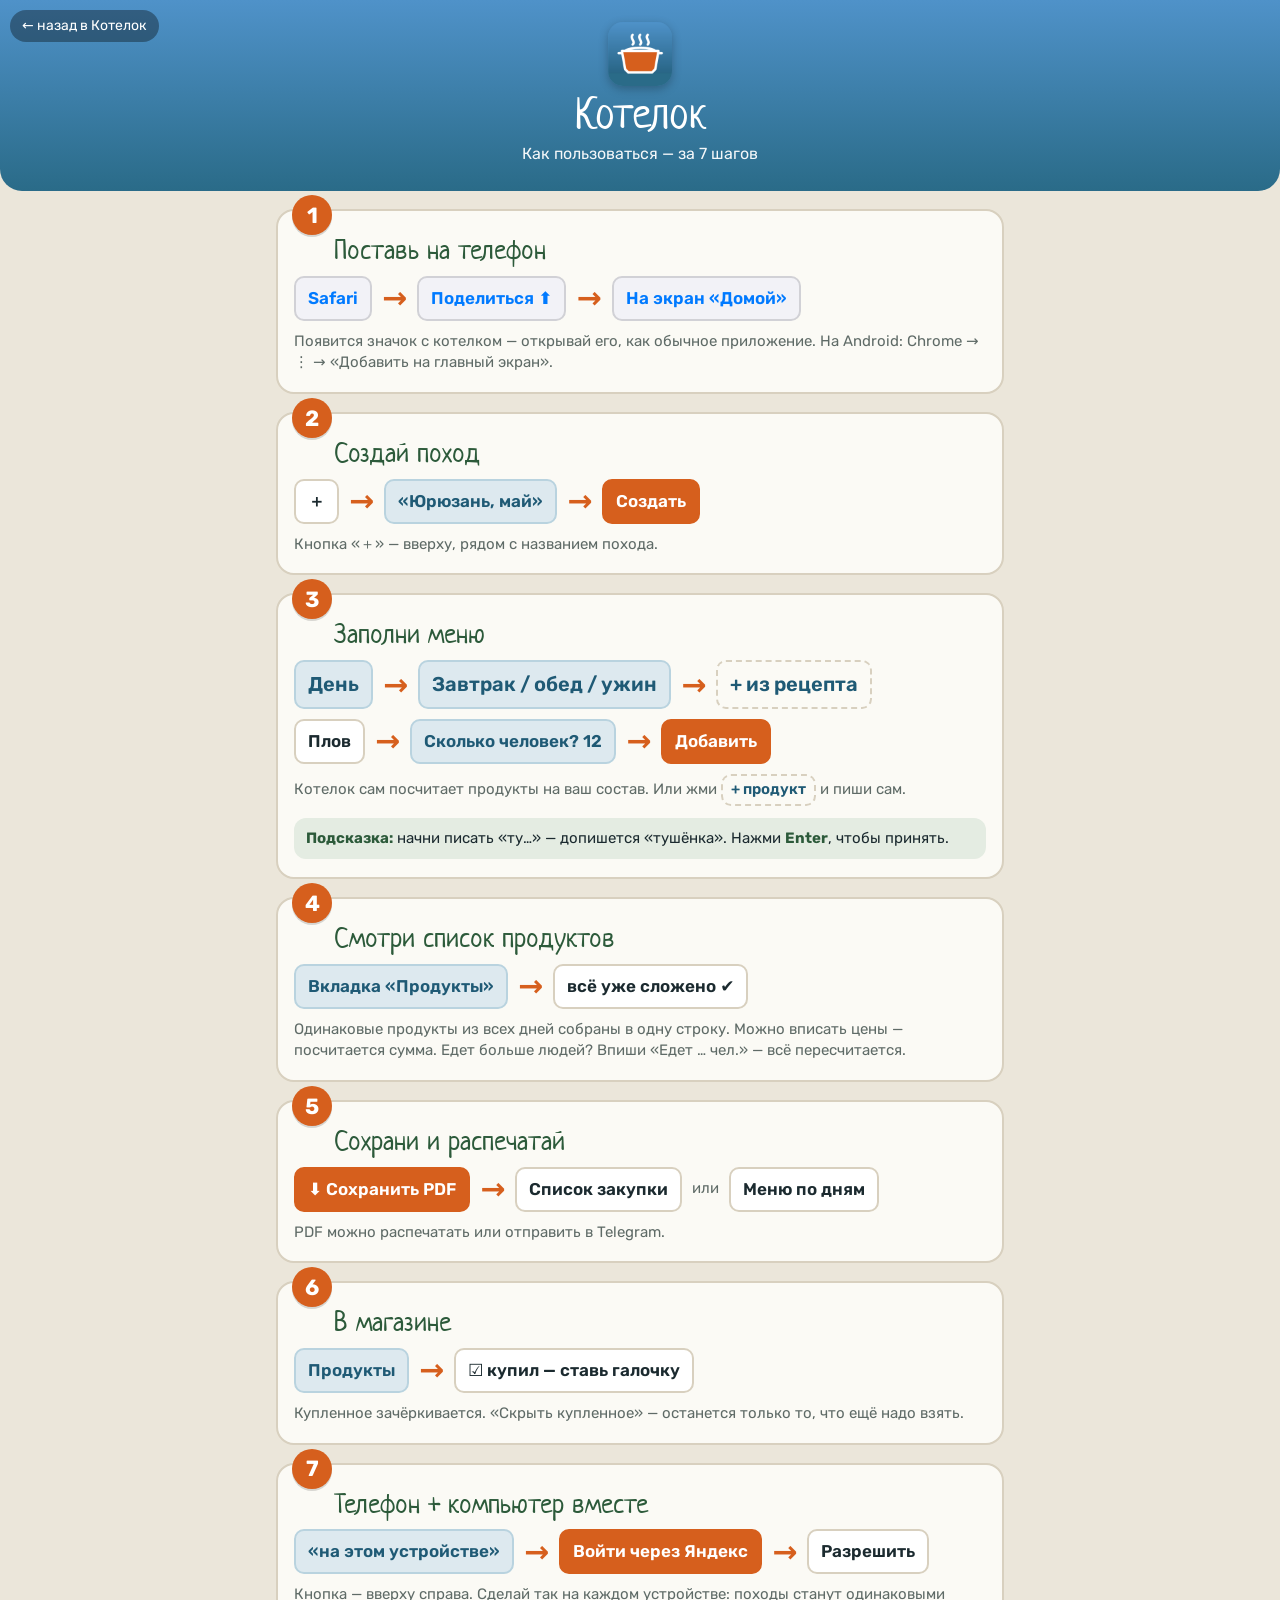
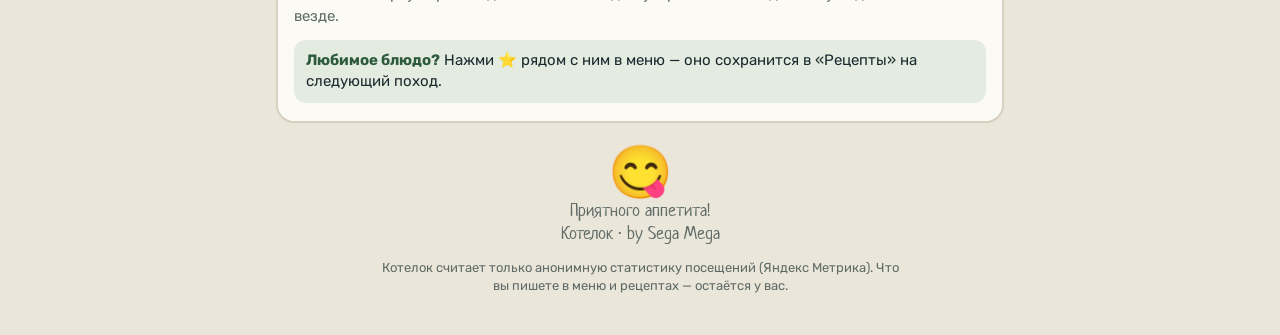
<file: help.html>
<!doctype html>
<html lang="ru">
<head>
<meta charset="utf-8">
<meta name="viewport" content="width=device-width,initial-scale=1">
<title>Котелок — как пользоваться</title>
<link rel="icon" href="icon-192.png">
<meta property="og:type" content="article">
<meta property="og:title" content="Котелок — как пользоваться за 7 шагов">
<meta property="og:description" content="Короткая памятка со стрелочками: поставить на телефон, заполнить меню, получить список закупки.">
<meta property="og:image" content="https://segapoz-dot.github.io/kotelok/og-image.png">
<meta name="twitter:card" content="summary_large_image">
<!-- Яндекс Метрика: анонимная статистика посещений, без Вебвизора -->
<script>
(function(m,e,t,r,i,k,a){m[i]=m[i]||function(){(m[i].a=m[i].a||[]).push(arguments)};m[i].l=1*new Date();
for(var j=0;j<document.scripts.length;j++){if(document.scripts[j].src===r){return;}}
k=e.createElement(t),a=e.getElementsByTagName(t)[0],k.async=1,k.src=r,a.parentNode.insertBefore(k,a)})
(window,document,'script','https://mc.yandex.ru/metrika/tag.js?id=113565101','ym');
ym(113565101,'init',{ssr:true,clickmap:true,referrer:document.referrer,url:location.href,accurateTrackBounce:true,trackLinks:true});
</script>
<link rel="preload" href="fonts/neucha-cyrillic.woff2" as="font" type="font/woff2" crossorigin>
<link rel="stylesheet" href="fonts/fonts.css">
<style>
/* Памятка в стиле Котелка: шаги-карточки, «нарисованные» кнопки и большие оранжевые стрелки */
:root{
  --rock:#ebe6da; --paper:#fbfaf5; --ink:#1b2a2f; --muted:#5f6b67; --line:#d8d0bf;
  --water:#1f5a75; --water-soft:#dde9ef; --pine:#2c5a3a; --pine-soft:#e4ece2; --raft:#d65f1d;
  --display:"Neucha","Segoe Print",cursive; --body:"Rubik",system-ui,-apple-system,"Segoe UI",sans-serif;
}
*{box-sizing:border-box}
body{margin:0;background:var(--rock);color:var(--ink);font:17px/1.45 var(--body)}
.wrap{max-width:760px;margin:0 auto;padding:0 16px 40px}
header{background:linear-gradient(180deg,#4f92c9,#2a6b88);color:#fff;text-align:center;padding:22px 16px 26px;border-radius:0 0 22px 22px}
header h1{font:400 44px/1 var(--display);margin:0}
header p{margin:6px 0 0;font-size:16px;opacity:.95}
.pot{display:block;margin:0 auto 6px;width:64px;height:64px;border-radius:15px;box-shadow:0 3px 10px rgba(0,0,0,.25)}
.step{background:var(--paper);border:2px solid var(--line);border-radius:18px;padding:16px 16px 18px;margin:18px 0;position:relative}
.num{position:absolute;top:-16px;left:14px;background:var(--raft);color:#fff;width:40px;height:40px;border-radius:50%;display:flex;align-items:center;justify-content:center;font:700 22px var(--body);box-shadow:0 2px 0 rgba(0,0,0,.15)}
.step h2{font:400 28px/1.1 var(--display);color:var(--pine);margin:8px 0 10px 40px}
.flow{display:flex;flex-wrap:wrap;align-items:center;gap:10px}
.arrow{color:var(--raft);font-size:30px;font-weight:700;line-height:1}
.b{display:inline-flex;align-items:center;gap:6px;border-radius:10px;padding:8px 12px;font-weight:600;border:2px solid var(--line);background:#fff;white-space:nowrap}
.b.or{background:var(--raft);border-color:var(--raft);color:#fff}
.b.blue{background:var(--water-soft);border-color:#b9d3df;color:var(--water)}
.b.dash{border-style:dashed;color:var(--water);background:transparent}
.b.ios{background:#f2f2f7;border-color:#d1d1d6;color:#007aff}
.note{color:var(--muted);font-size:15px;margin:10px 0 0}
.tip{background:var(--pine-soft);border-radius:12px;padding:10px 12px;margin-top:12px;font-size:15px}
.tip b{color:var(--pine)}
.big{font-size:20px}
.or-text{color:var(--muted);font-size:15px}
.back{position:fixed;top:calc(10px + env(safe-area-inset-top,0px));left:10px;z-index:5;background:rgba(0,0,0,.35);color:#fff;text-decoration:none;font-size:14px;padding:6px 12px;border-radius:20px}
footer{text-align:center;color:var(--muted);font:400 18px var(--display);margin-top:24px}
@media (max-width:520px){ body{font-size:16px} .step h2{font-size:24px} .arrow{font-size:24px} .b{padding:7px 10px} }
@page{size:A4;margin:10mm}
@media print{
  body{background:#fff;font-size:14px;-webkit-print-color-adjust:exact;print-color-adjust:exact}
  .wrap{max-width:none;padding:0 4px}
  header{border-radius:14px;padding:12px 16px 14px} header h1{font-size:34px} .pot{font-size:30px}
  .step{break-inside:avoid;page-break-inside:avoid;margin:12px 0 0;padding:10px 14px 12px}
  .step h2{font-size:23px;margin:2px 0 8px 44px}
  .num{width:34px;height:34px;font-size:18px;top:8px;left:12px}
  .b{padding:5px 9px} .arrow{font-size:22px} .flow{gap:7px} .note,.tip{font-size:13px}
  .back{display:none}
  footer{break-inside:avoid;margin-top:12px}
}
</style>
</head>
<body>
<a class="back" href="./">← назад в Котелок</a>
<header>
  <img class="pot" src="icon-192.png" alt="" width="64" height="64">
  <h1>Котелок</h1>
  <p>Как пользоваться — за 7 шагов</p>
</header>

<div class="wrap">

  <section class="step">
    <div class="num">1</div>
    <h2>Поставь на телефон</h2>
    <div class="flow">
      <span class="b ios">Safari</span><span class="arrow">→</span>
      <span class="b ios">Поделиться ⬆︎</span><span class="arrow">→</span>
      <span class="b ios">На экран «Домой»</span>
    </div>
    <p class="note">Появится значок с котелком — открывай его, как обычное приложение. На Android: Chrome → ⋮ → «Добавить на главный экран».</p>
  </section>

  <section class="step">
    <div class="num">2</div>
    <h2>Создай поход</h2>
    <div class="flow">
      <span class="b">＋</span><span class="arrow">→</span>
      <span class="b blue">«Юрюзань, май»</span><span class="arrow">→</span>
      <span class="b or">Создать</span>
    </div>
    <p class="note">Кнопка «＋» — вверху, рядом с названием похода.</p>
  </section>

  <section class="step">
    <div class="num">3</div>
    <h2>Заполни меню</h2>
    <div class="flow big">
      <span class="b blue">День</span><span class="arrow">→</span>
      <span class="b blue">Завтрак / обед / ужин</span><span class="arrow">→</span>
      <span class="b dash">+ из рецепта</span>
    </div>
    <div class="flow" style="margin-top:10px">
      <span class="b">Плов</span><span class="arrow">→</span>
      <span class="b blue">Сколько человек? 12</span><span class="arrow">→</span>
      <span class="b or">Добавить</span>
    </div>
    <p class="note">Котелок сам посчитает продукты на ваш состав. <span class="or-text">Или жми</span> <span class="b dash" style="padding:3px 8px">+ продукт</span> <span class="or-text">и пиши сам.</span></p>
    <div class="tip"><b>Подсказка:</b> начни писать «ту…» — допишется «тушёнка». Нажми <b>Enter</b>, чтобы принять.</div>
  </section>

  <section class="step">
    <div class="num">4</div>
    <h2>Смотри список продуктов</h2>
    <div class="flow">
      <span class="b blue">Вкладка «Продукты»</span><span class="arrow">→</span>
      <span class="b">всё уже сложено ✔</span>
    </div>
    <p class="note">Одинаковые продукты из всех дней собраны в одну строку. Можно вписать цены — посчитается сумма. Едет больше людей? Впиши «Едет … чел.» — всё пересчитается.</p>
  </section>

  <section class="step">
    <div class="num">5</div>
    <h2>Сохрани и распечатай</h2>
    <div class="flow">
      <span class="b or">⬇ Сохранить PDF</span><span class="arrow">→</span>
      <span class="b">Список закупки</span><span class="or-text">или</span>
      <span class="b">Меню по дням</span>
    </div>
    <p class="note">PDF можно распечатать или отправить в Telegram.</p>
  </section>

  <section class="step">
    <div class="num">6</div>
    <h2>В магазине</h2>
    <div class="flow">
      <span class="b blue">Продукты</span><span class="arrow">→</span>
      <span class="b">☑ купил — ставь галочку</span>
    </div>
    <p class="note">Купленное зачёркивается. «Скрыть купленное» — останется только то, что ещё надо взять.</p>
  </section>

  <section class="step">
    <div class="num">7</div>
    <h2>Телефон + компьютер вместе</h2>
    <div class="flow">
      <span class="b blue">«на этом устройстве»</span><span class="arrow">→</span>
      <span class="b or">Войти через Яндекс</span><span class="arrow">→</span>
      <span class="b">Разрешить</span>
    </div>
    <p class="note">Кнопка — вверху справа. Сделай так на каждом устройстве: походы станут одинаковыми везде.</p>
    <div class="tip"><b>Любимое блюдо?</b> Нажми ⭐ рядом с ним в меню — оно сохранится в «Рецепты» на следующий поход.</div>
  </section>

  <footer><span style="font-size:52px;line-height:1">😋</span><br>Приятного аппетита!<br>Котелок · by Sega Mega
    <p style="font:13px/1.4 var(--body);color:var(--muted);margin:14px auto 0;max-width:520px">Котелок считает только анонимную статистику посещений (Яндекс Метрика). Что вы пишете в меню и рецептах — остаётся у вас.</p></footer>
</div>
</body>
</html>
</file>
<file: fonts/fonts.css>
/* Шрифты Котелка лежат на нашем сайте — не зависят от Google и работают без интернета.
   Neucha и Rubik — свободные шрифты (SIL Open Font License). */
@font-face{font-family:'Neucha';font-style:normal;font-weight:400;font-display:swap;src:url(neucha-cyrillic.woff2) format('woff2');unicode-range:U+0301,U+0400-045F,U+0490-0491,U+04B0-04B1,U+2116}
@font-face{font-family:'Neucha';font-style:normal;font-weight:400;font-display:swap;src:url(neucha-latin.woff2) format('woff2');unicode-range:U+0000-00FF,U+0131,U+0152-0153,U+02BB-02BC,U+02C6,U+02DA,U+02DC,U+0304,U+0308,U+0329,U+2000-206F,U+20AC,U+2122,U+2191,U+2193,U+2212,U+2215,U+FEFF,U+FFFD}
@font-face{font-family:'Rubik';font-style:normal;font-weight:300 900;font-display:swap;src:url(rubik-cyrillic.woff2) format('woff2');unicode-range:U+0301,U+0400-045F,U+0490-0491,U+04B0-04B1,U+2116}
@font-face{font-family:'Rubik';font-style:normal;font-weight:300 900;font-display:swap;src:url(rubik-latin.woff2) format('woff2');unicode-range:U+0000-00FF,U+0131,U+0152-0153,U+02BB-02BC,U+02C6,U+02DA,U+02DC,U+0304,U+0308,U+0329,U+2000-206F,U+20AC,U+2122,U+2191,U+2193,U+2212,U+2215,U+FEFF,U+FFFD}
</file>
